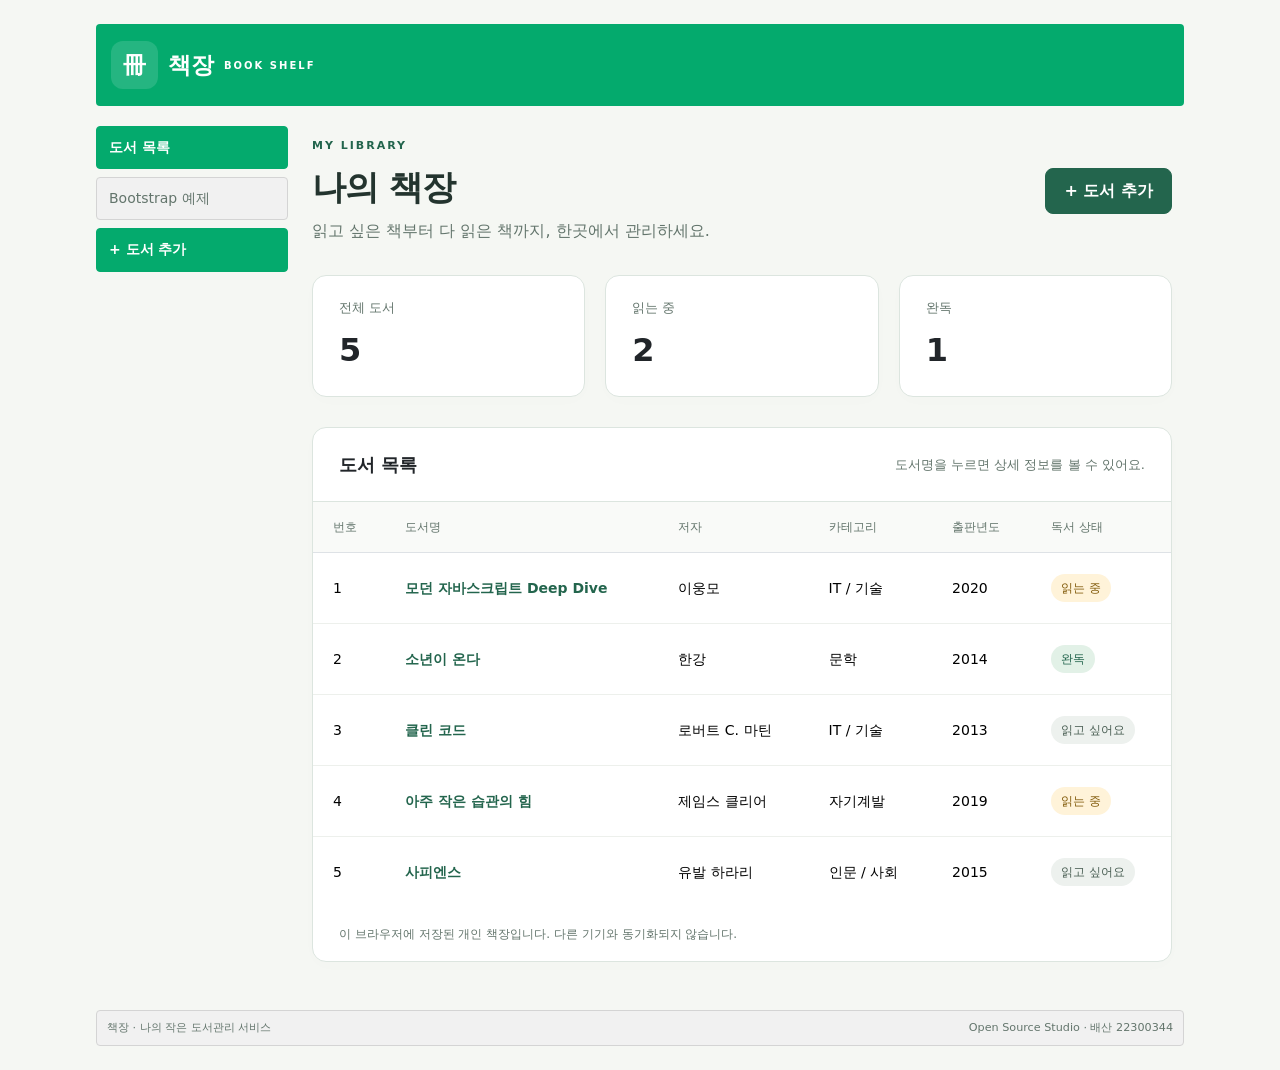
<file: index.html>
<!DOCTYPE html>
<html lang="ko">
  <head>
    <meta charset="UTF-8">
    <meta name="viewport" content="width=device-width, initial-scale=1">
    <title>도서 목록 | 책장</title>
    <link href="https://cdn.jsdelivr.net/npm/bootstrap@5.3.8/dist/css/bootstrap.min.css" rel="stylesheet" integrity="sha384-sRIl4kxILFvY47J16cr9ZwB07vP4J8+LH7qKQnuqkuIAvNWLzeN8tE5YBujZqJLB" crossorigin="anonymous">
    <link rel="stylesheet" href="my.css">
    <script src="js/app.js" defer></script>
  </head>
  <body data-page="list">
    <a class="skip-link" href="#main">본문으로 이동</a>
    <header class="site-header">
      <nav class="container nav-layout" aria-label="주 메뉴">
        <a class="brand" href="index.html">
          <span class="brand-icon" aria-hidden="true">冊</span>
          책장
          <small>BOOK SHELF</small>
        </a>
        <div class="nav-links">
          <a href="index.html" aria-current="page">도서 목록</a>
          <a href="example.html">Bootstrap 예제</a>
          <a class="btn btn-primary" href="add.html">+ 도서 추가</a>
        </div>
      </nav>
    </header>
    <main id="main" class="container main-layout">
      <div class="page-heading">
        <div>
          <p class="eyebrow">MY LIBRARY</p>
          <h1>나의 책장</h1>
          <p class="muted">읽고 싶은 책부터 다 읽은 책까지, 한곳에서 관리하세요.</p>
        </div>
        <a class="btn btn-primary" href="add.html">+ 도서 추가</a>
      </div>
      <section class="stats-grid" aria-label="도서 통계">
        <div class="card stat">
          <span>전체 도서</span>
          <strong id="total-count">0</strong>
        </div>
        <div class="card stat">
          <span>읽는 중</span>
          <strong id="reading-count">0</strong>
        </div>
        <div class="card stat">
          <span>완독</span>
          <strong id="done-count">0</strong>
        </div>
      </section>
      <section class="card library-card" aria-labelledby="list-title">
        <div class="card-heading">
          <h2 id="list-title">도서 목록</h2>
          <span class="muted">도서명을 누르면 상세 정보를 볼 수 있어요.</span>
        </div>
        <div class="table-responsive">
          <table class="table book-table">
            <caption class="visually-hidden">등록된 도서의 번호, 도서명, 저자, 카테고리, 출판년도, 독서 상태</caption>
            <thead>
              <tr>
                <th scope="col">번호</th>
                <th scope="col">도서명</th>
                <th scope="col">저자</th>
                <th scope="col">카테고리</th>
                <th scope="col">출판년도</th>
                <th scope="col">독서 상태</th>
              </tr>
            </thead>
            <tbody id="book-list"></tbody>
          </table>
        </div>
        <p class="storage-note">이 브라우저에 저장된 개인 책장입니다. 다른 기기와 동기화되지 않습니다.</p>
      </section>
    </main>
    <footer class="container site-footer">
      <span>책장 · 나의 작은 도서관리 서비스</span>
      <span>Open Source Studio · 배산 22300344</span>
    </footer>
  </body>
</html>
</file>
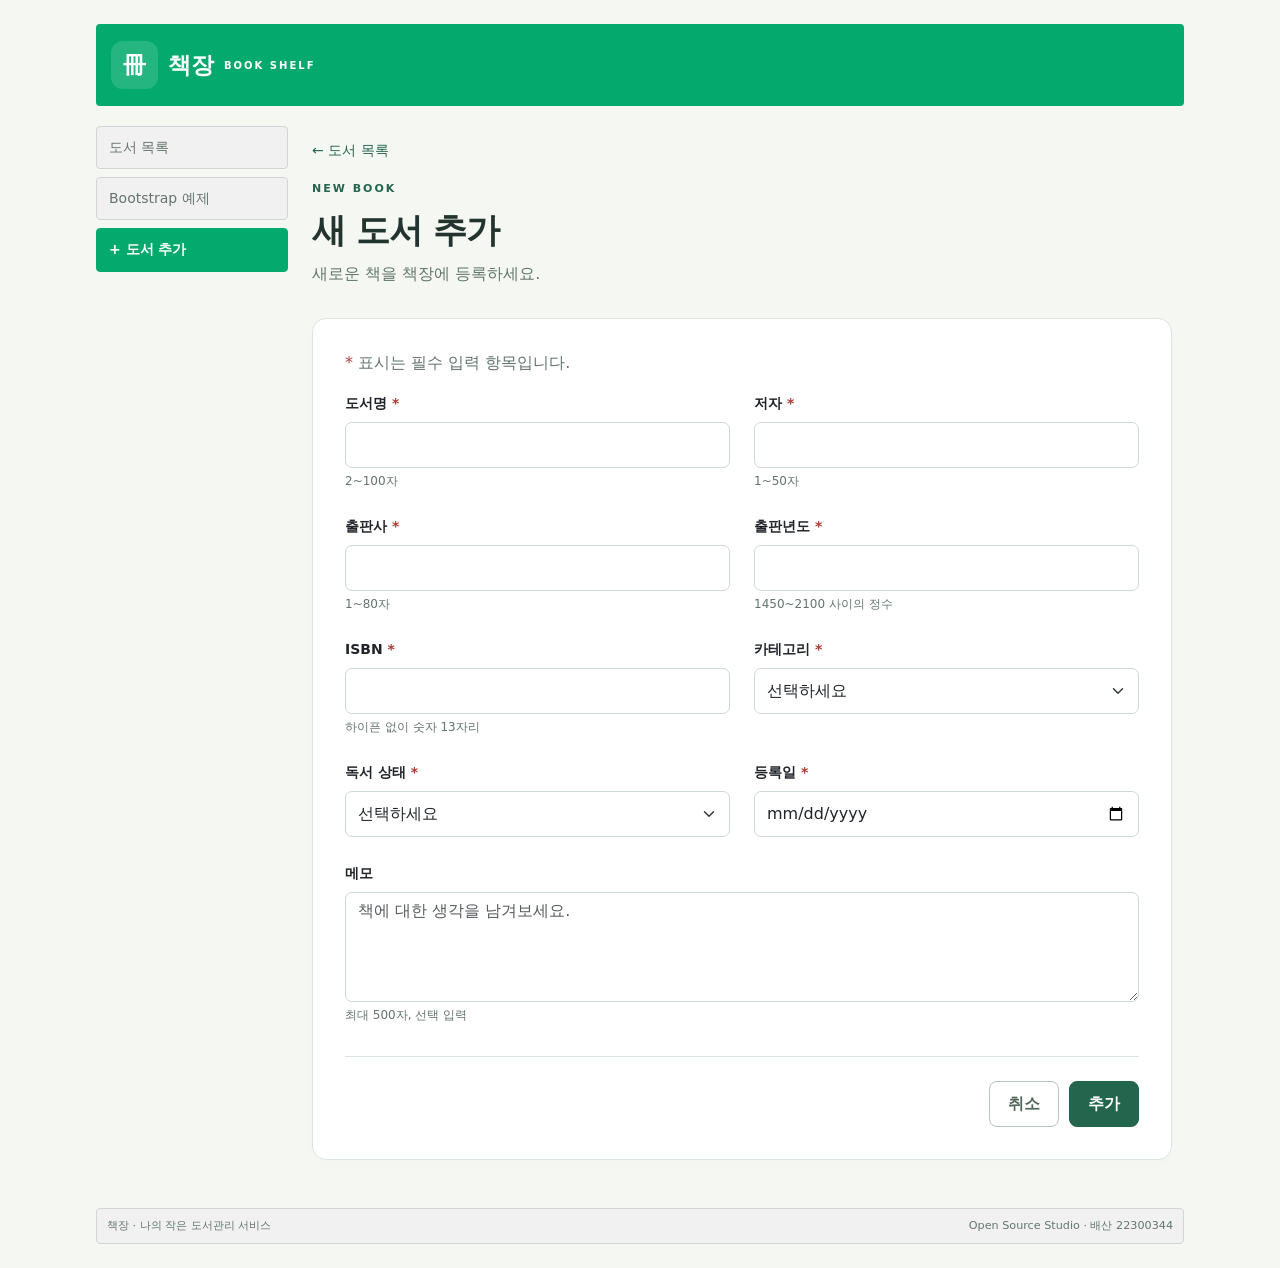
<file: add.html>
<!DOCTYPE html>
<html lang="ko">
  <head>
    <meta charset="UTF-8">
    <meta name="viewport" content="width=device-width, initial-scale=1">
    <title>새 도서 추가 | 책장</title>
    <link href="https://cdn.jsdelivr.net/npm/bootstrap@5.3.8/dist/css/bootstrap.min.css" rel="stylesheet" integrity="sha384-sRIl4kxILFvY47J16cr9ZwB07vP4J8+LH7qKQnuqkuIAvNWLzeN8tE5YBujZqJLB" crossorigin="anonymous">
    <link rel="stylesheet" href="my.css">
    <script src="js/app.js" defer></script>
  </head>
  <body data-page="add">
    <a class="skip-link" href="#main">본문으로 이동</a>
    <header class="site-header">
      <nav class="container nav-layout" aria-label="주 메뉴">
        <a class="brand" href="index.html">
          <span class="brand-icon" aria-hidden="true">冊</span>
          책장
          <small>BOOK SHELF</small>
        </a>
        <div class="nav-links">
          <a href="index.html">도서 목록</a>
          <a href="example.html">Bootstrap 예제</a>
          <a class="btn btn-primary" href="add.html">+ 도서 추가</a>
        </div>
      </nav>
    </header>
    <main id="main" class="container main-layout">
      <a class="back-link" href="index.html">← 도서 목록</a>
      <div class="page-heading">
        <div>
          <p class="eyebrow">NEW BOOK</p>
          <h1>새 도서 추가</h1>
          <p class="muted">새로운 책을 책장에 등록하세요.</p>
        </div>
      </div>
      <div id="page-message" role="alert"></div>
      <section class="card form-card">
        <p class="muted">
          <span class="required">*</span>
          표시는 필수 입력 항목입니다.
        </p>
        <form id="book-form" novalidate>
          <div class="row g-4">
            <div class="col-md-6">
              <label class="form-label" for="title">
                도서명
                <span class="required">*</span>
              </label>
              <input class="form-control" id="title" name="title" type="text" required minlength="2" maxlength="100" aria-describedby="title-help title-error">
              <div class="form-text" id="title-help">2~100자</div>
              <div class="invalid-feedback" id="title-error"></div>
            </div>
            <div class="col-md-6">
              <label class="form-label" for="author">
                저자
                <span class="required">*</span>
              </label>
              <input class="form-control" id="author" name="author" type="text" required maxlength="50" aria-describedby="author-help author-error">
              <div class="form-text" id="author-help">1~50자</div>
              <div class="invalid-feedback" id="author-error"></div>
            </div>
            <div class="col-md-6">
              <label class="form-label" for="publisher">
                출판사
                <span class="required">*</span>
              </label>
              <input class="form-control" id="publisher" name="publisher" type="text" required maxlength="80" aria-describedby="publisher-help publisher-error">
              <div class="form-text" id="publisher-help">1~80자</div>
              <div class="invalid-feedback" id="publisher-error"></div>
            </div>
            <div class="col-md-6">
              <label class="form-label" for="year">
                출판년도
                <span class="required">*</span>
              </label>
              <input class="form-control" id="year" name="year" type="number" required min="1450" max="2100" step="1" aria-describedby="year-help year-error">
              <div class="form-text" id="year-help">1450~2100 사이의 정수</div>
              <div class="invalid-feedback" id="year-error"></div>
            </div>
            <div class="col-md-6">
              <label class="form-label" for="isbn">
                ISBN
                <span class="required">*</span>
              </label>
              <input class="form-control" id="isbn" name="isbn" type="text" required inputmode="numeric" maxlength="13" pattern="[0-9]{13}" aria-describedby="isbn-help isbn-error">
              <div class="form-text" id="isbn-help">하이픈 없이 숫자 13자리</div>
              <div class="invalid-feedback" id="isbn-error"></div>
            </div>
            <div class="col-md-6">
              <label class="form-label" for="category">
                카테고리
                <span class="required">*</span>
              </label>
              <select class="form-select" name="category" id="category" required aria-describedby="category-error">
                <option value="">선택하세요</option>
                <option>문학</option>
                <option>IT / 기술</option>
                <option>인문 / 사회</option>
                <option>자기계발</option>
                <option>기타</option>
              </select>
              <div class="invalid-feedback" id="category-error"></div>
            </div>
            <div class="col-md-6">
              <label class="form-label" for="status">
                독서 상태
                <span class="required">*</span>
              </label>
              <select class="form-select" name="status" id="status" required aria-describedby="status-error">
                <option value="">선택하세요</option>
                <option>읽고 싶어요</option>
                <option>읽는 중</option>
                <option>완독</option>
              </select>
              <div class="invalid-feedback" id="status-error"></div>
            </div>
            <div class="col-md-6">
              <label class="form-label" for="addedDate">
                등록일
                <span class="required">*</span>
              </label>
              <input class="form-control" id="addedDate" name="addedDate" type="date" required aria-describedby="addedDate-error">
              <div class="invalid-feedback" id="addedDate-error"></div>
            </div>
            <div class="col-12">
              <label class="form-label" for="memo">메모</label>
              <textarea class="form-control" name="memo" id="memo" rows="4" maxlength="500" aria-describedby="memo-help memo-error" placeholder="책에 대한 생각을 남겨보세요."></textarea>
              <div class="form-text" id="memo-help">최대 500자, 선택 입력</div>
              <div class="invalid-feedback" id="memo-error"></div>
            </div>
          </div>
          <div class="form-actions">
            <a class="btn btn-outline-secondary" id="cancel-link" href="index.html">취소</a>
            <button class="btn btn-primary" type="submit">추가</button>
          </div>
        </form>
      </section>
    </main>
    <footer class="container site-footer">
      <span>책장 · 나의 작은 도서관리 서비스</span>
      <span>Open Source Studio · 배산 22300344</span>
    </footer>
  </body>
</html>
</file>
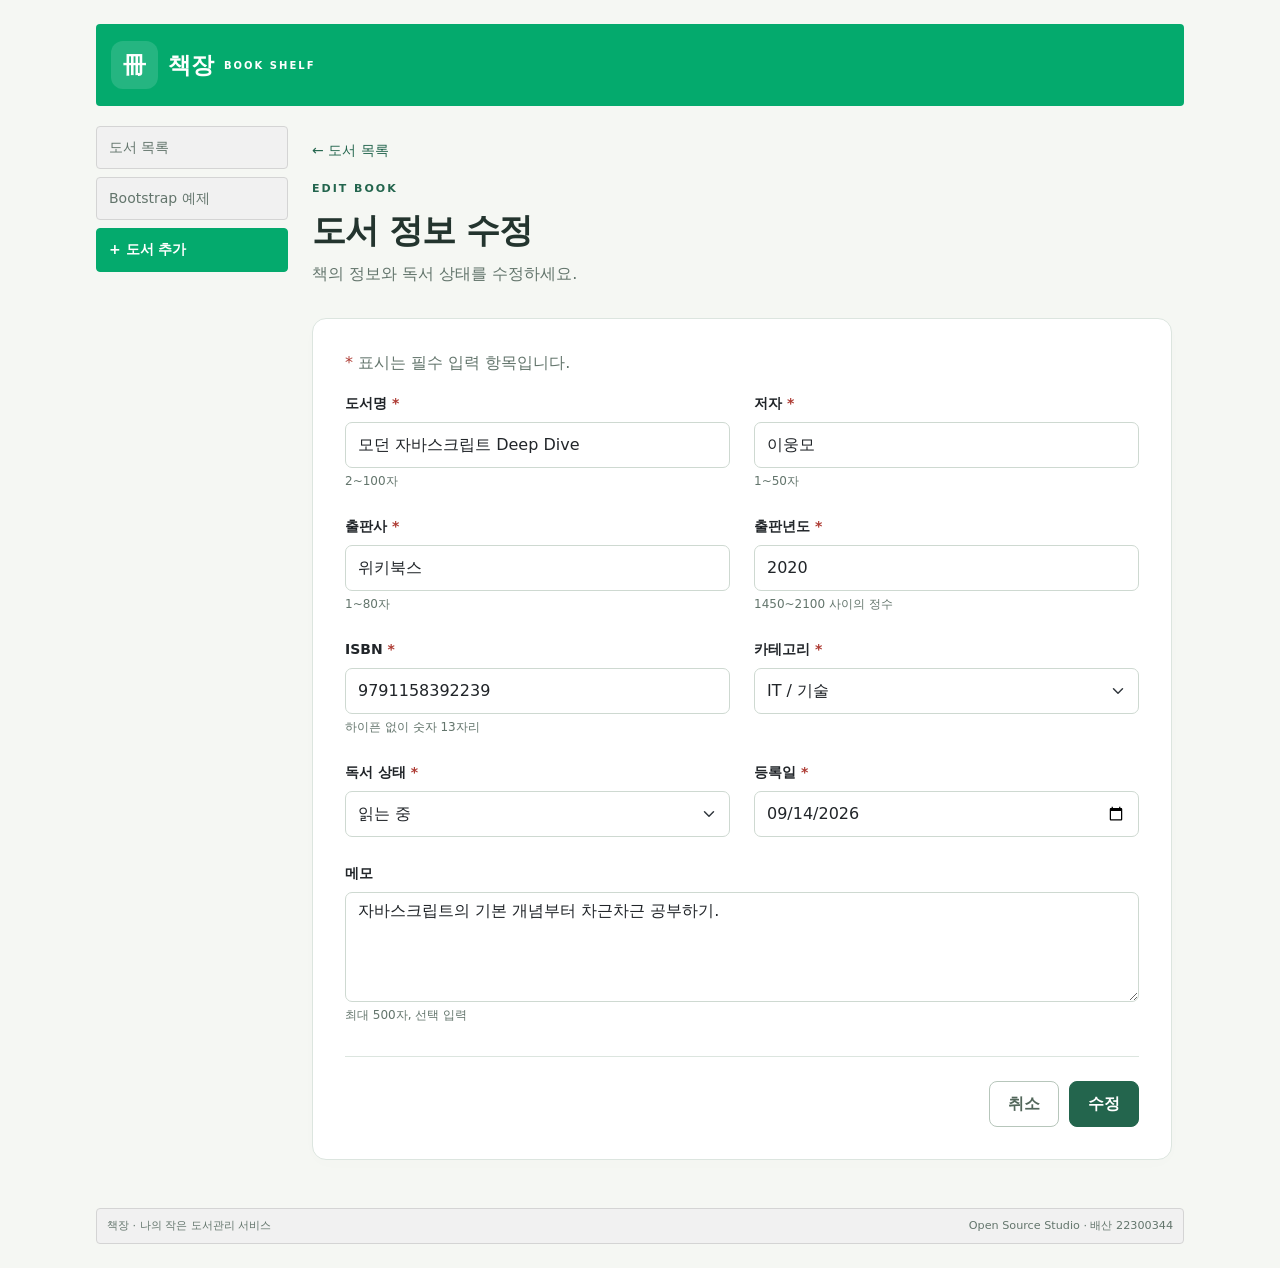
<file: edit.html>
<!DOCTYPE html>
<html lang="ko">
  <head>
    <meta charset="UTF-8">
    <meta name="viewport" content="width=device-width, initial-scale=1">
    <title>도서 정보 수정 | 책장</title>
    <link href="https://cdn.jsdelivr.net/npm/bootstrap@5.3.8/dist/css/bootstrap.min.css" rel="stylesheet" integrity="sha384-sRIl4kxILFvY47J16cr9ZwB07vP4J8+LH7qKQnuqkuIAvNWLzeN8tE5YBujZqJLB" crossorigin="anonymous">
    <link rel="stylesheet" href="my.css">
    <script src="js/app.js" defer></script>
  </head>
  <body data-page="edit">
    <a class="skip-link" href="#main">본문으로 이동</a>
    <header class="site-header">
      <nav class="container nav-layout" aria-label="주 메뉴">
        <a class="brand" href="index.html">
          <span class="brand-icon" aria-hidden="true">冊</span>
          책장
          <small>BOOK SHELF</small>
        </a>
        <div class="nav-links">
          <a href="index.html">도서 목록</a>
          <a href="example.html">Bootstrap 예제</a>
          <a class="btn btn-primary" href="add.html">+ 도서 추가</a>
        </div>
      </nav>
    </header>
    <main id="main" class="container main-layout">
      <a class="back-link" href="index.html">← 도서 목록</a>
      <div class="page-heading">
        <div>
          <p class="eyebrow">EDIT BOOK</p>
          <h1>도서 정보 수정</h1>
          <p class="muted">책의 정보와 독서 상태를 수정하세요.</p>
        </div>
      </div>
      <div id="page-message" role="alert"></div>
      <section class="card form-card">
        <p class="muted">
          <span class="required">*</span>
          표시는 필수 입력 항목입니다.
        </p>
        <form id="book-form" novalidate>
          <div class="row g-4">
            <div class="col-md-6">
              <label class="form-label" for="title">
                도서명
                <span class="required">*</span>
              </label>
              <input class="form-control" id="title" name="title" type="text" required minlength="2" maxlength="100" aria-describedby="title-help title-error">
              <div class="form-text" id="title-help">2~100자</div>
              <div class="invalid-feedback" id="title-error"></div>
            </div>
            <div class="col-md-6">
              <label class="form-label" for="author">
                저자
                <span class="required">*</span>
              </label>
              <input class="form-control" id="author" name="author" type="text" required maxlength="50" aria-describedby="author-help author-error">
              <div class="form-text" id="author-help">1~50자</div>
              <div class="invalid-feedback" id="author-error"></div>
            </div>
            <div class="col-md-6">
              <label class="form-label" for="publisher">
                출판사
                <span class="required">*</span>
              </label>
              <input class="form-control" id="publisher" name="publisher" type="text" required maxlength="80" aria-describedby="publisher-help publisher-error">
              <div class="form-text" id="publisher-help">1~80자</div>
              <div class="invalid-feedback" id="publisher-error"></div>
            </div>
            <div class="col-md-6">
              <label class="form-label" for="year">
                출판년도
                <span class="required">*</span>
              </label>
              <input class="form-control" id="year" name="year" type="number" required min="1450" max="2100" step="1" aria-describedby="year-help year-error">
              <div class="form-text" id="year-help">1450~2100 사이의 정수</div>
              <div class="invalid-feedback" id="year-error"></div>
            </div>
            <div class="col-md-6">
              <label class="form-label" for="isbn">
                ISBN
                <span class="required">*</span>
              </label>
              <input class="form-control" id="isbn" name="isbn" type="text" required inputmode="numeric" maxlength="13" pattern="[0-9]{13}" aria-describedby="isbn-help isbn-error">
              <div class="form-text" id="isbn-help">하이픈 없이 숫자 13자리</div>
              <div class="invalid-feedback" id="isbn-error"></div>
            </div>
            <div class="col-md-6">
              <label class="form-label" for="category">
                카테고리
                <span class="required">*</span>
              </label>
              <select class="form-select" name="category" id="category" required aria-describedby="category-error">
                <option value="">선택하세요</option>
                <option>문학</option>
                <option>IT / 기술</option>
                <option>인문 / 사회</option>
                <option>자기계발</option>
                <option>기타</option>
              </select>
              <div class="invalid-feedback" id="category-error"></div>
            </div>
            <div class="col-md-6">
              <label class="form-label" for="status">
                독서 상태
                <span class="required">*</span>
              </label>
              <select class="form-select" name="status" id="status" required aria-describedby="status-error">
                <option value="">선택하세요</option>
                <option>읽고 싶어요</option>
                <option>읽는 중</option>
                <option>완독</option>
              </select>
              <div class="invalid-feedback" id="status-error"></div>
            </div>
            <div class="col-md-6">
              <label class="form-label" for="addedDate">
                등록일
                <span class="required">*</span>
              </label>
              <input class="form-control" id="addedDate" name="addedDate" type="date" required aria-describedby="addedDate-error">
              <div class="invalid-feedback" id="addedDate-error"></div>
            </div>
            <div class="col-12">
              <label class="form-label" for="memo">메모</label>
              <textarea class="form-control" name="memo" id="memo" rows="4" maxlength="500" aria-describedby="memo-help memo-error" placeholder="책에 대한 생각을 남겨보세요."></textarea>
              <div class="form-text" id="memo-help">최대 500자, 선택 입력</div>
              <div class="invalid-feedback" id="memo-error"></div>
            </div>
          </div>
          <div class="form-actions">
            <a class="btn btn-outline-secondary" id="cancel-link" href="index.html">취소</a>
            <button class="btn btn-primary" type="submit">수정</button>
          </div>
        </form>
      </section>
    </main>
    <footer class="container site-footer">
      <span>책장 · 나의 작은 도서관리 서비스</span>
      <span>Open Source Studio · 배산 22300344</span>
    </footer>
  </body>
</html>
</file>
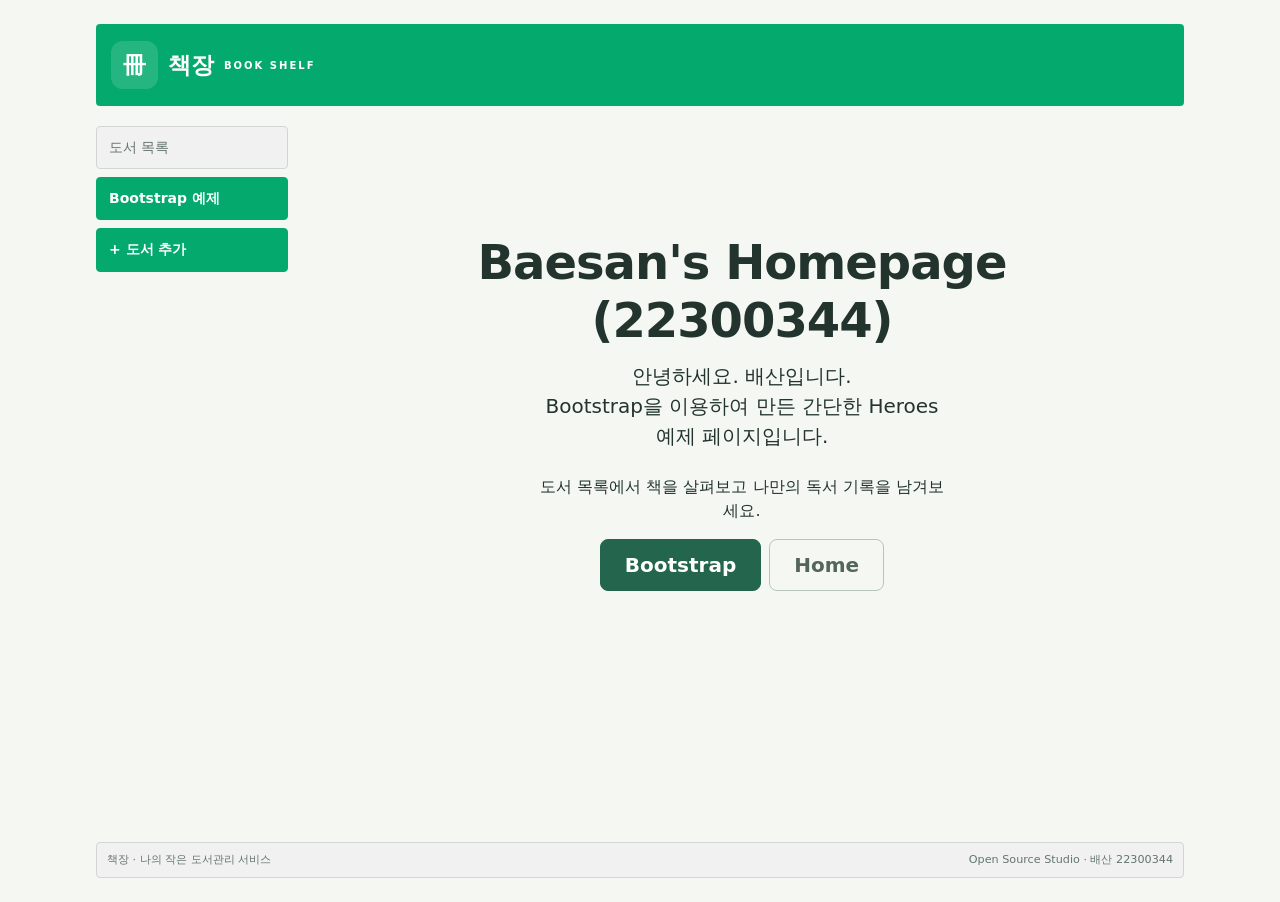
<file: example.html>
<!DOCTYPE html>
<html lang="ko">
  <head>
    <meta charset="UTF-8">
    <meta name="viewport" content="width=device-width, initial-scale=1">
    <title>Bootstrap Heroes 예제 | 책장</title>
    <link href="https://cdn.jsdelivr.net/npm/bootstrap@5.3.8/dist/css/bootstrap.min.css" rel="stylesheet" integrity="sha384-sRIl4kxILFvY47J16cr9ZwB07vP4J8+LH7qKQnuqkuIAvNWLzeN8tE5YBujZqJLB" crossorigin="anonymous">
    <link rel="stylesheet" href="my.css">
    <script src="js/app.js" defer></script>
  </head>
  <body data-page="example">
    <a class="skip-link" href="#main">본문으로 이동</a>
    <header class="site-header">
      <nav class="container nav-layout" aria-label="주 메뉴">
        <a class="brand" href="index.html">
          <span class="brand-icon" aria-hidden="true">冊</span>
          책장
          <small>BOOK SHELF</small>
        </a>
        <div class="nav-links">
          <a href="index.html">도서 목록</a>
          <a href="example.html" aria-current="page">Bootstrap 예제</a>
          <a class="btn btn-primary" href="add.html">+ 도서 추가</a>
        </div>
      </nav>
    </header>
    <main id="main" class="container main-layout">
      <div class="example-content">
        <div class="px-4 py-5 my-5 text-center">
          <h1 class="display-5 fw-bold">Baesan's Homepage (22300344)</h1>
          <div class="col-lg-6 mx-auto">
            <p class="lead mb-4">
              안녕하세요. 배산입니다.
              <br>
              Bootstrap을 이용하여 만든 간단한 Heroes 예제 페이지입니다.
            </p>
            <p>도서 목록에서 책을 살펴보고 나만의 독서 기록을 남겨보세요.</p>
            <div class="d-grid gap-2 d-sm-flex justify-content-sm-center">
              <a href="https://getbootstrap.com/" class="btn btn-primary btn-lg px-4" target="_blank" rel="noopener noreferrer">Bootstrap</a>
              <a href="index.html" class="btn btn-outline-secondary btn-lg px-4">Home</a>
            </div>
          </div>
        </div>
      </div>
    </main>
    <footer class="container site-footer">
      <span>책장 · 나의 작은 도서관리 서비스</span>
      <span>Open Source Studio · 배산 22300344</span>
    </footer>
  </body>
</html>
</file>
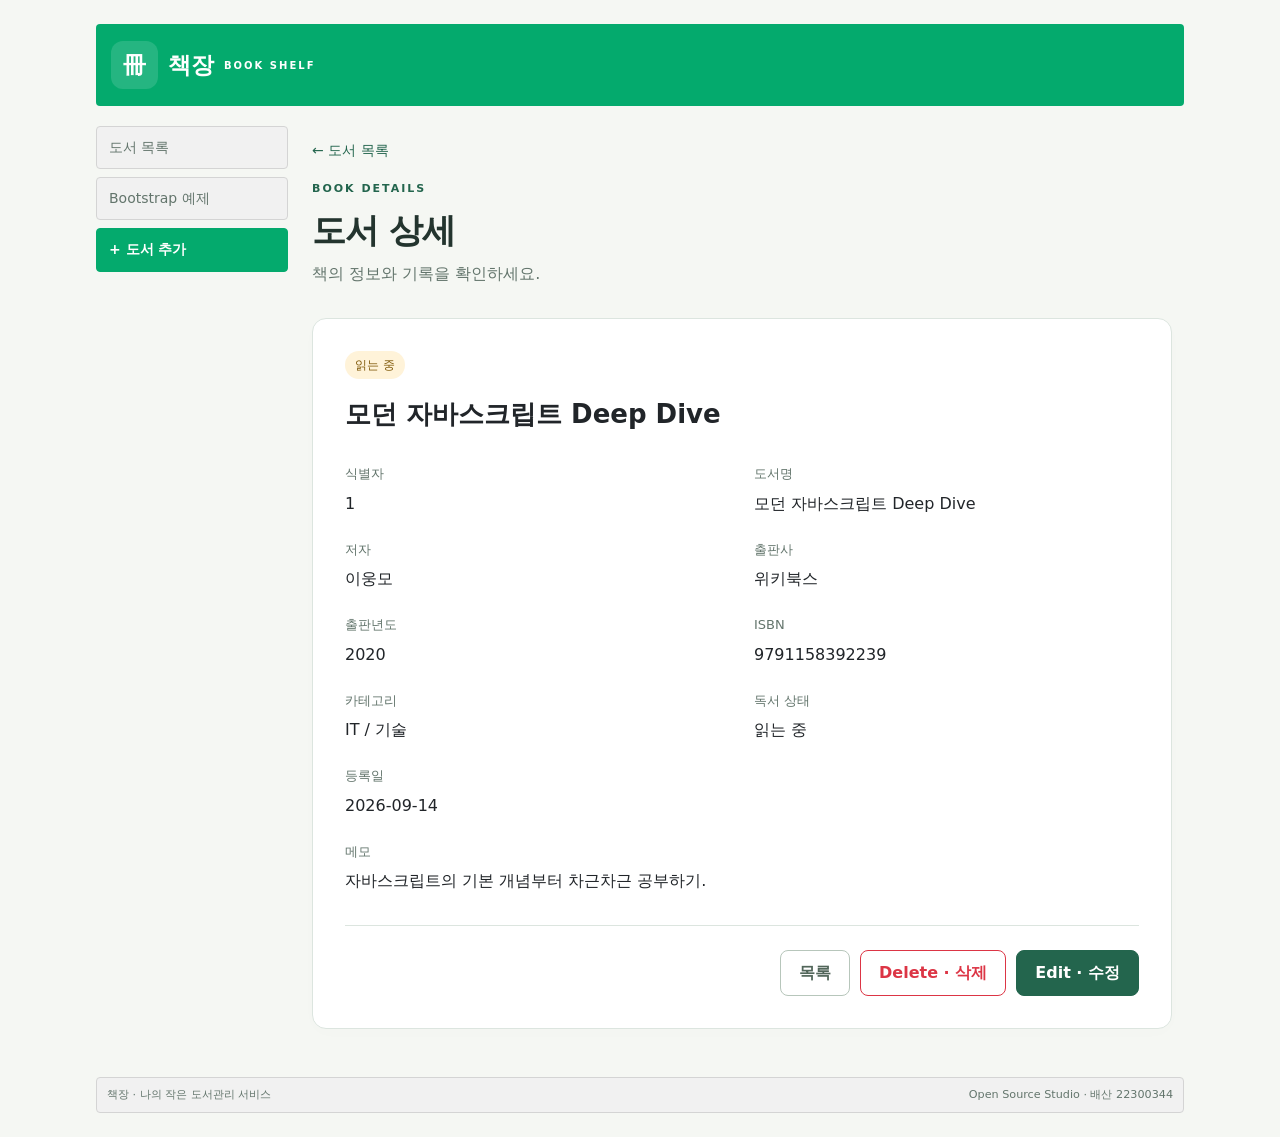
<file: view.html>
<!DOCTYPE html>
<html lang="ko">
  <head>
    <meta charset="UTF-8">
    <meta name="viewport" content="width=device-width, initial-scale=1">
    <title>도서 상세 | 책장</title>
    <link href="https://cdn.jsdelivr.net/npm/bootstrap@5.3.8/dist/css/bootstrap.min.css" rel="stylesheet" integrity="sha384-sRIl4kxILFvY47J16cr9ZwB07vP4J8+LH7qKQnuqkuIAvNWLzeN8tE5YBujZqJLB" crossorigin="anonymous">
    <link rel="stylesheet" href="my.css">
    <script src="js/app.js" defer></script>
  </head>
  <body data-page="view">
    <a class="skip-link" href="#main">본문으로 이동</a>
    <header class="site-header">
      <nav class="container nav-layout" aria-label="주 메뉴">
        <a class="brand" href="index.html">
          <span class="brand-icon" aria-hidden="true">冊</span>
          책장
          <small>BOOK SHELF</small>
        </a>
        <div class="nav-links">
          <a href="index.html">도서 목록</a>
          <a href="example.html">Bootstrap 예제</a>
          <a class="btn btn-primary" href="add.html">+ 도서 추가</a>
        </div>
      </nav>
    </header>
    <main id="main" class="container main-layout">
      <a class="back-link" href="index.html">← 도서 목록</a>
      <div class="page-heading">
        <div>
          <p class="eyebrow">BOOK DETAILS</p>
          <h1>도서 상세</h1>
          <p class="muted">책의 정보와 기록을 확인하세요.</p>
        </div>
      </div>
      <div id="page-message" role="alert"></div>
      <section id="book-detail" class="card detail-card"></section>
    </main>
    <footer class="container site-footer">
      <span>책장 · 나의 작은 도서관리 서비스</span>
      <span>Open Source Studio · 배산 22300344</span>
    </footer>
  </body>
</html>
</file>
<file: my.css>
:root { --ink: #23342e; --muted: #63756c; --green: #23654d; --line: #dce5df; }
* { box-sizing: border-box; }
body { background: #f5f7f3; color: var(--ink); font-family: system-ui, -apple-system, "Apple SD Gothic Neo", "Malgun Gothic", sans-serif; max-width: 1120px; margin: 20px auto; display: grid; grid-template-columns: 200px minmax(0, 1fr); gap: 4px; padding: 0 12px; }
a { color: var(--green); text-underline-offset: 4px; }
.container { max-width: 1120px; }
/* 공통 레이아웃과 폼 */
.nav-layout, .nav-links, .page-heading, .card-heading, .site-footer { display: flex; align-items: center; justify-content: space-between; gap: 20px; }
.brand { display: flex; align-items: center; gap: 10px; text-decoration: none; color: var(--ink); font-size: 23px; font-weight: 750; }
.brand small { font-size: 10px; letter-spacing: 2px; color: white; }
.brand-icon, .hero-logo { background: var(--green); color: white; border-radius: 12px; padding: 7px 12px; }
.nav-links > a:not(.btn) { text-decoration: none; color: var(--muted); font-size: 14px; }
.nav-links > a[aria-current] { color: var(--green); font-weight: 700; }
.main-layout { grid-column: 2; grid-row: 2; width: 100%; min-width: 0; min-height: calc(100vh - 180px); padding: 24px 16px 40px; }
.page-heading { margin-bottom: 32px; }
h1 { font-size: 34px; font-weight: 750; letter-spacing: -1px; margin-bottom: 12px; }
h2 { font-size: 18px; margin: 0; font-weight: 700; }
.eyebrow { font-size: 11px; letter-spacing: 2px; font-weight: 700; color: var(--green); margin-bottom: 12px; }
.muted { color: var(--muted); }
.page-heading p:last-child { margin: 0; }
.btn { border-radius: 8px; padding: 10px 18px; font-weight: 600; min-height: 44px; }
.btn-primary { --bs-btn-bg: #23654d; --bs-btn-border-color: #23654d; --bs-btn-hover-bg: #184e3b; --bs-btn-hover-border-color: #184e3b; --bs-btn-active-bg: #184e3b; --bs-btn-active-border-color: #184e3b; }
.btn-outline-secondary { --bs-btn-color: #52665a; --bs-btn-border-color: #b7c6bb; }
.card { border: 1px solid var(--line); border-radius: 14px; background: white; box-shadow: 0 4px 18px #213e2903; }
.stats-grid { display: grid; grid-template-columns: repeat(3, 1fr); gap: 20px; margin-bottom: 30px; }
.stat { padding: 22px 26px; }
.stat span { color: var(--muted); font-size: 13px; }
.stat strong { font-size: 32px; margin-top: 8px; }
.card-heading { padding: 26px; border-bottom: 1px solid var(--line); }
.card-heading span { font-size: 13px; }
.book-table { margin: 0; min-width: 720px; vertical-align: middle; }
.book-table th { background: #f9faf8; color: var(--muted); font-weight: 500; font-size: 12px; padding: 16px 20px; }
.book-table td { padding: 21px 20px; font-size: 14px; border-color: #edf0ec; }
.book-table a { font-weight: 650; text-decoration: none; }
.book-table a:hover { text-decoration: underline; }
.status-badge { display: inline-block; font-size: 12px; padding: 5px 10px; border-radius: 20px; background: #edf1ee; color: #485d52; white-space: nowrap; }
.status-reading { background: #fff3d9; color: #805909; }
.status-done { background: #e2f1e7; color: #23654d; }
.storage-note { padding: 18px 26px; margin: 0; color: var(--muted); font-size: 12px; }
.back-link { display: inline-block; margin-bottom: 20px; font-size: 14px; text-decoration: none; }
.form-card { max-width: 880px; padding: 32px; }
.form-label { font-weight: 600; font-size: 14px; }
.required { color: #ae3c34; }
.form-control, .form-select { min-height: 46px; border-color: #ced9d1; border-radius: 7px; }
.form-control:focus, .form-select:focus { border-color: var(--green); box-shadow: 0 0 0 3px #23654d22; }
.form-text { font-size: 12px; color: var(--muted); }
.form-actions { display: flex; justify-content: flex-end; gap: 10px; border-top: 1px solid var(--line); margin-top: 32px; padding-top: 24px; }
.detail-card { max-width: 880px; padding: 32px; }
.detail-title { font-size: 26px; line-height: 1.5; overflow-wrap: anywhere; }
.detail-grid { display: grid; grid-template-columns: 1fr 1fr; gap: 24px; margin: 30px 0 0; }
.detail-grid dt { font-size: 13px; color: var(--muted); font-weight: 500; margin-bottom: 8px; }
.detail-grid dd { margin: 0; overflow-wrap: anywhere; white-space: pre-wrap; }
.detail-wide { grid-column: 1 / -1; }
.site-footer { padding-top: 24px; padding-bottom: 24px; border-top: 1px solid var(--line); color: var(--muted); font-size: 12px; }
.hero-logo { width: 72px; font-size: 36px; }
.skip-link { position: absolute; top: -100px; left: 12px; z-index: 10; background: white; padding: 12px; }
.skip-link:focus { top: 12px; }
:focus-visible { outline: 3px solid #b68522; outline-offset: 3px; }
@media (max-width: 767px) {
  .container { padding-left: 20px; padding-right: 20px; }
  .brand small { font-size: 9px; }
  h1 { font-size: 28px; }
  .page-heading { align-items: flex-start; flex-direction: column; gap: 18px; }
  .stats-grid { gap: 10px; }
  .stat { padding: 16px 12px; }
  .stat strong { font-size: 26px; }
  .card-heading { align-items: flex-start; flex-direction: column; padding: 20px; gap: 10px; }
  .form-card, .detail-card { padding: 22px 18px; }
  .detail-grid { grid-template-columns: 1fr; }
  .form-actions .btn { flex: 1; }
  .storage-note { padding: 16px 20px; }
  .site-footer { align-items: flex-start; flex-direction: column; gap: 8px; }
}

/* 이전 과제의 초록색 헤더와 왼쪽 메뉴 스타일 */
    .brand {
      background-color: #04AA6D;
      color: white;
      padding: 15px;
      margin: 4px;
      border-radius: 4px;
    }
    .nav-links > a {
      list-style-type: none;
      background-color: #f1f1f1;
      border: 1px solid #d4d4d4;
      border-radius: 4px;

      margin: 4px;
      padding: 2px;
    }
    .site-footer {
      background-color: #f1f1f1;
      border: 1px solid #d4d4d4;

      border-radius: 4px;
      margin: 4px;
      padding: 10px;

      text-align: center;
      font-size: 70%;
      line-height: 14px;
    }
.site-header, .nav-layout { display: contents; }
.brand { grid-column: 1 / -1; min-height: 82px; }
.brand-icon { background: #ffffff22; }
.nav-links { grid-column: 1; grid-row: 2; display: flex; flex-direction: column; align-items: stretch; justify-content: flex-start; gap: 0; padding-top: 8px; }
.nav-links > a { display: block; padding: 10px 12px; text-decoration: none; color: black; font-size: 14px; text-align: left; }
.nav-links > a:hover { background: white; color: #23342e; }
.nav-links > a[aria-current]:not(.btn), .nav-links > .btn-primary { background: #04AA6D; border-color: #04AA6D; color: white; font-weight: bold; }
.site-footer { grid-column: 1 / -1; width: auto; }
@media (max-width: 767px) {
  body { margin: 8px auto; grid-template-columns: minmax(0, 1fr); padding: 0 8px; }
  .brand { flex-wrap: wrap; font-size: 21px; }
  .nav-links { grid-column: 1; grid-row: 2; flex-direction: row; flex-wrap: wrap; width: auto; }
  .nav-links > a { flex: 1 1 auto; text-align: center; }
  .main-layout { grid-column: 1; grid-row: 3; padding: 24px 8px 32px; }
  .site-footer { align-items: center; }
}
</file>
